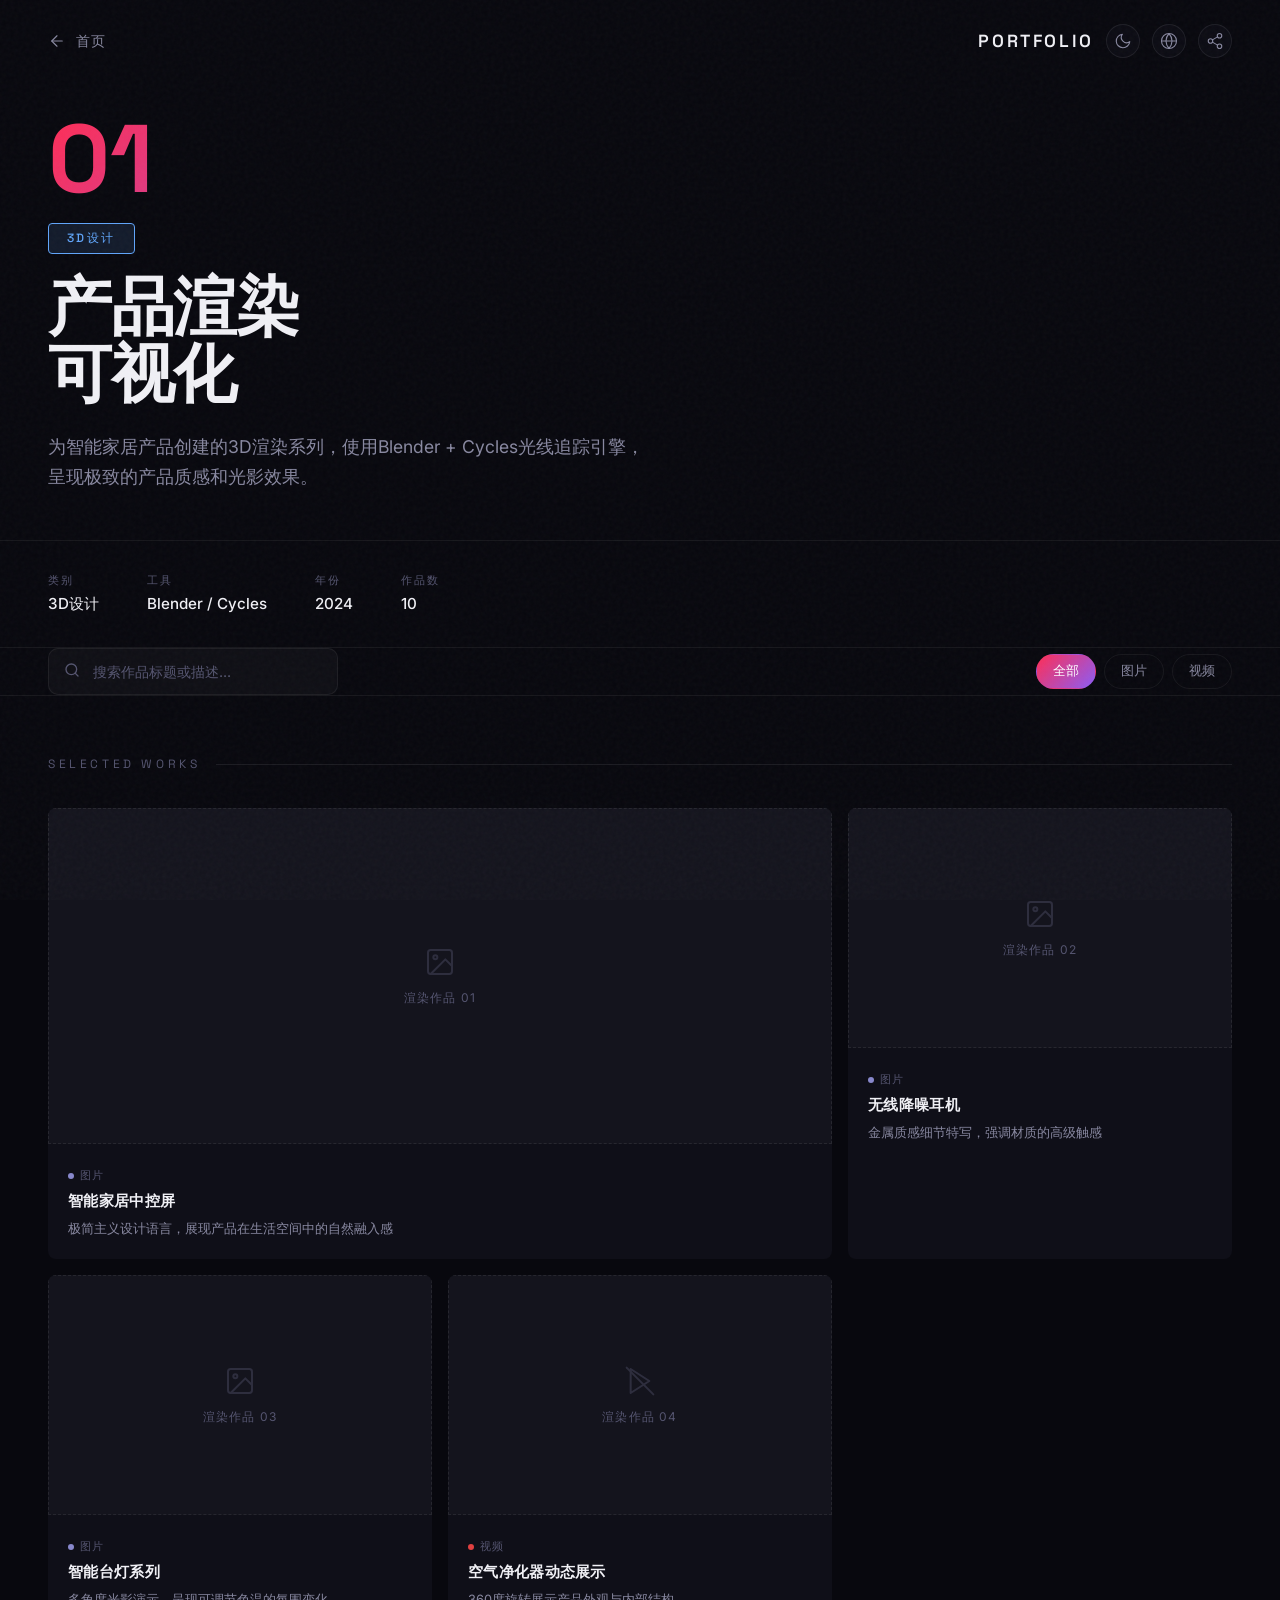
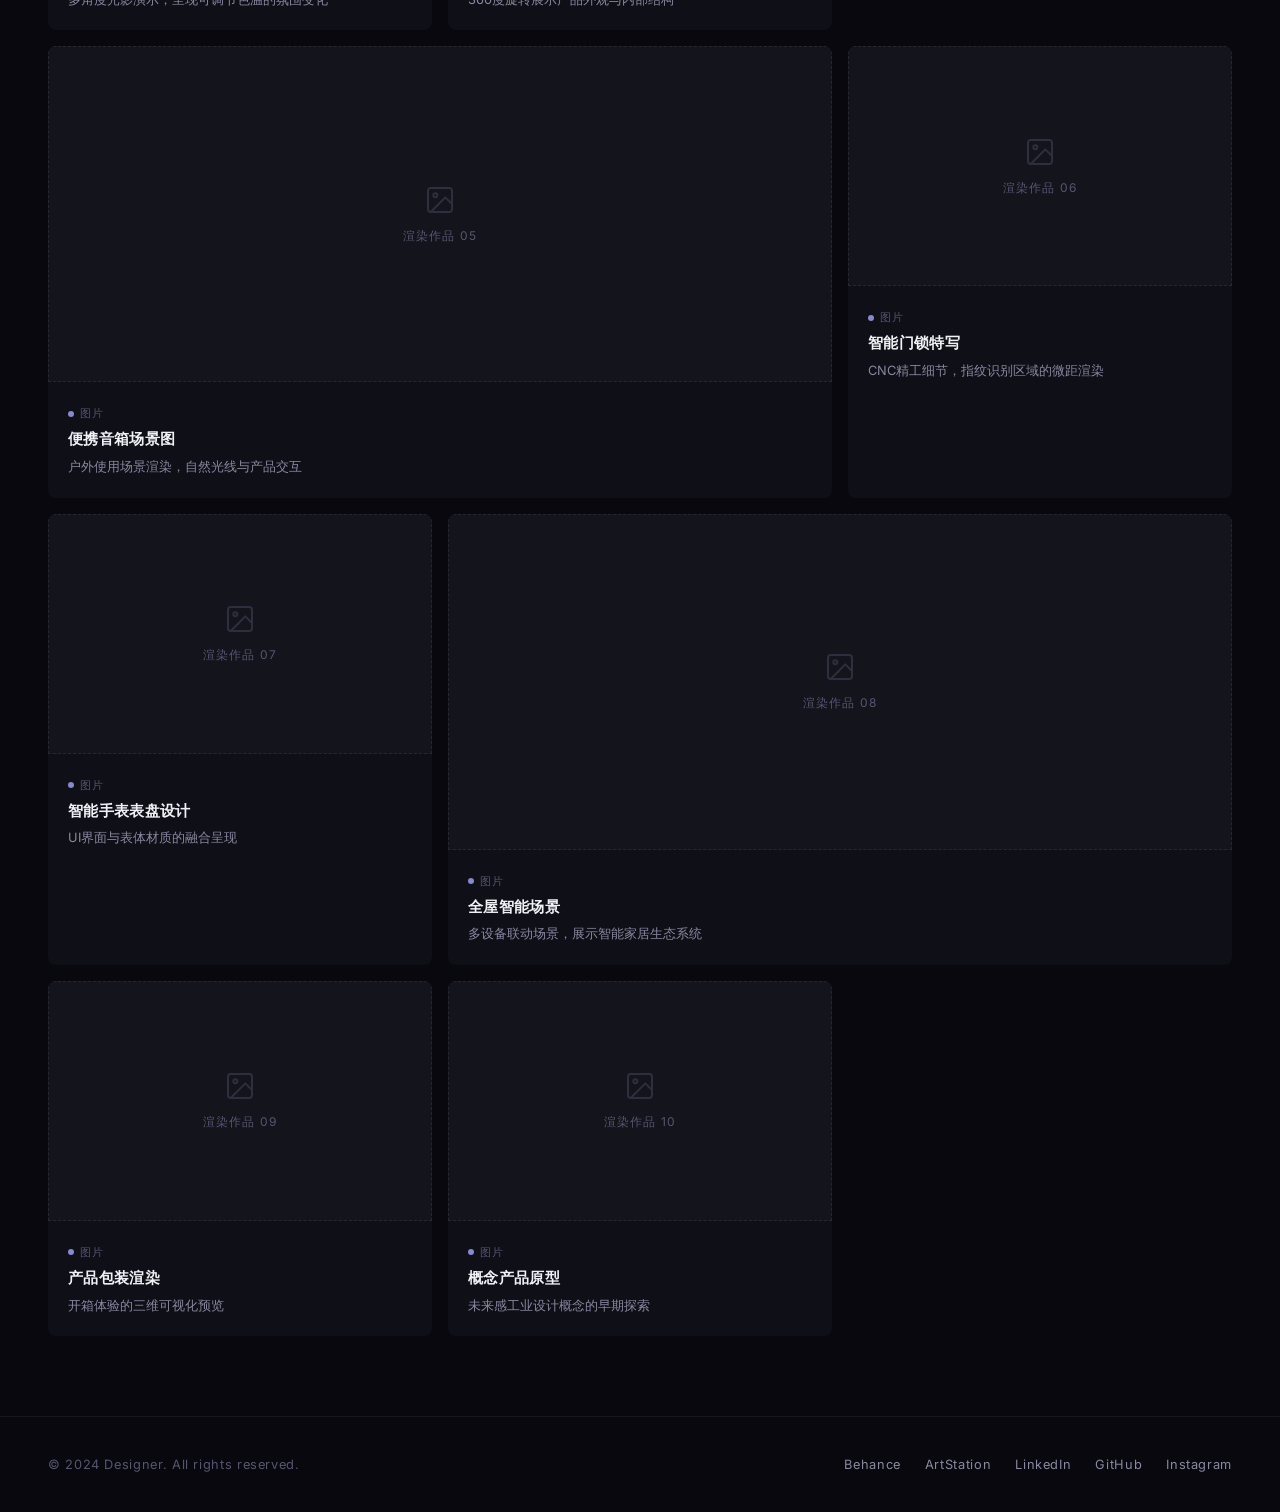
<file: detail.html>
<!DOCTYPE html>
<html lang="zh-CN">
<head>
    <meta charset="UTF-8">
    <meta name="viewport" content="width=device-width, initial-scale=1.0">
    <title>作品详情 - DESIGNER PORTFOLIO</title>
    <link rel="preconnect" href="https://fonts.googleapis.com">
    <link href="https://fonts.googleapis.com/css2?family=Space+Grotesk:wght@300;400;500;600;700&family=Inter:wght@300;400;500;600;700&display=swap" rel="stylesheet">
    <link rel="stylesheet" href="style.css">
    <style>
        /* ===== 详情页专用样式 ===== */

        body {
            overflow: auto;
            cursor: auto;
        }

        /* --- 噪点覆盖 --- */
        .noise-overlay-detail {
            position: fixed; inset: 0; z-index: 9999;
            pointer-events: none;
            opacity: 0.035;
            background: url("data:image/svg+xml,%3Csvg viewBox='0 0 256 256' xmlns='http://www.w3.org/2000/svg'%3E%3Cfilter id='n'%3E%3CfeTurbulence type='fractalNoise' baseFrequency='0.9' numOctaves='4' stitchTiles='stitch'/%3E%3C/filter%3E%3Crect width='100%25' height='100%25' filter='url(%23n)'/%3E%3C/svg%3E");
        }

        /* --- 顶部导航栏 --- */
        .detail-nav {
            position: fixed; top: 0; left: 0; right: 0;
            z-index: 100;
            display: flex; align-items: center; justify-content: space-between;
            padding: 24px 48px;
            transition: background 0.4s, backdrop-filter 0.4s;
        }
        .detail-nav.scrolled {
            background: rgba(8,8,14,.85);
            backdrop-filter: blur(20px);
            -webkit-backdrop-filter: blur(20px);
        }
        .nav-back {
            display: inline-flex; align-items: center; gap: 10px;
            color: var(--text-secondary);
            text-decoration: none;
            font-family: var(--font-body);
            font-size: .9rem;
            letter-spacing: .05em;
            transition: color 0.3s;
        }
        .nav-back:hover { color: var(--text-primary); }
        .nav-back svg { width: 18px; height: 18px; }
        .nav-logo {
            font-family: var(--font-display);
            font-size: 1.1rem;
            font-weight: 600;
            letter-spacing: .15em;
            color: var(--text-primary);
            text-decoration: none;
        }

        /* --- Hero 区域 --- */
        .detail-hero {
            position: relative;
            min-height: 60vh;
            display: flex; align-items: flex-end;
            padding: 80px 48px 48px;
            background: var(--bg-dark);
            overflow: hidden;
        }
        .detail-hero::after {
            content: '';
            position: absolute; inset: 0;
            background: linear-gradient(to top, var(--bg-dark) 0%, transparent 60%);
            pointer-events: none;
        }
        .detail-hero-inner {
            position: relative; z-index: 1;
            max-width: 800px;
        }
        .detail-hero-number {
            font-family: var(--font-display);
            font-size: 6rem;
            font-weight: 700;
            line-height: 1;
            background: linear-gradient(135deg, var(--accent-red), var(--accent-purple));
            -webkit-background-clip: text;
            -webkit-text-fill-color: transparent;
            background-clip: text;
            opacity: 0.2;
            margin-bottom: 16px;
        }
        .detail-hero-category {
            display: inline-block;
            padding: 6px 18px;
            border: 1px solid;
            border-radius: 4px;
            font-family: var(--font-display);
            font-size: .75rem;
            font-weight: 500;
            letter-spacing: .2em;
            text-transform: uppercase;
            margin-bottom: 20px;
        }
        .detail-hero-category.tag-3d { border-color: var(--tag-3d); color: var(--tag-3d); }
        .detail-hero-category.tag-2d { border-color: var(--tag-2d); color: var(--tag-2d); }
        .detail-hero-category.tag-film { border-color: var(--tag-film); color: var(--tag-film); }
        .detail-hero-category.tag-ai { border-color: var(--tag-ai); color: var(--tag-ai); }
        .detail-hero-title {
            font-family: var(--font-display);
            font-size: clamp(2.5rem, 5vw, 4.5rem);
            font-weight: 700;
            line-height: 1.05;
            letter-spacing: -.02em;
            margin-bottom: 24px;
        }
        .detail-hero-desc {
            font-size: 1.1rem;
            line-height: 1.7;
            color: var(--text-secondary);
            max-width: 600px;
        }

        /* --- 作品元数据栏 --- */
        .detail-meta-bar {
            display: flex; gap: 48px;
            padding: 32px 48px;
            border-top: 1px solid rgba(255,255,255,.06);
            border-bottom: 1px solid rgba(255,255,255,.06);
            background: var(--bg-dark);
        }
        .meta-bar-item {
            display: flex; flex-direction: column; gap: 6px;
        }
        .meta-bar-label {
            font-size: .7rem;
            letter-spacing: .2em;
            text-transform: uppercase;
            color: var(--text-dim);
            font-family: var(--font-display);
        }
        .meta-bar-value {
            font-size: .95rem;
            color: var(--text-primary);
            font-weight: 500;
        }

        /* --- 画廊区域 --- */
        .detail-gallery {
            padding: 60px 48px 80px;
            background: var(--bg-dark);
        }
        .gallery-section-title {
            font-family: var(--font-display);
            font-size: .75rem;
            letter-spacing: .3em;
            text-transform: uppercase;
            color: var(--text-dim);
            margin-bottom: 36px;
            display: flex; align-items: center; gap: 16px;
        }
        .gallery-section-title::after {
            content: '';
            flex: 1;
            height: 1px;
            background: rgba(255,255,255,.08);
        }

        /* 瀑布流/网格画廊 */
        .gallery-grid {
            display: grid;
            grid-template-columns: repeat(3, 1fr);
            gap: 16px;
        }
        .gallery-item {
            position: relative;
            border-radius: 8px;
            overflow: hidden;
            background: var(--bg-card);
            cursor: pointer;
            transition: transform 0.4s var(--ease-out-expo), box-shadow 0.4s;
            display: flex;
            flex-direction: column;
        }
        .gallery-item:hover {
            transform: translateY(-4px);
            box-shadow: 0 20px 60px rgba(0,0,0,.4);
        }
        .gallery-item.wide {
            grid-column: span 2;
        }
        .gallery-item.tall {
            grid-row: span 2;
        }
        .gallery-item-media {
            position: relative;
            width: 100%;
            aspect-ratio: 16/10;
            overflow: hidden;
            flex-shrink: 0;
        }
        .gallery-item.wide .gallery-item-media {
            aspect-ratio: 21/9;
        }
        .gallery-item img,
        .gallery-item video {
            width: 100%; height: 100%;
            object-fit: cover;
            display: block;
            transition: transform 0.6s var(--ease-out-expo);
        }
        .gallery-item:hover img,
        .gallery-item:hover video {
            transform: scale(1.05);
        }
        .gallery-item-info {
            padding: 20px;
            display: flex;
            flex-direction: column;
            gap: 8px;
            flex: 1;
        }
        .gallery-item-title {
            font-family: var(--font-display);
            font-size: .95rem;
            font-weight: 600;
            color: var(--text-primary);
            letter-spacing: .02em;
            line-height: 1.3;
        }
        .gallery-item-desc {
            font-size: .8rem;
            line-height: 1.6;
            color: var(--text-secondary);
            display: -webkit-box;
            -webkit-line-clamp: 2;
            -webkit-box-orient: vertical;
            overflow: hidden;
        }
        .gallery-item-tag {
            display: inline-flex;
            align-items: center;
            gap: 6px;
            margin-top: 4px;
        }
        .gallery-item-tag-dot {
            width: 6px; height: 6px;
            border-radius: 50%;
            flex-shrink: 0;
        }
        .gallery-item-tag span {
            font-size: .7rem;
            letter-spacing: .12em;
            text-transform: uppercase;
            color: var(--text-dim);
            font-family: var(--font-display);
        }

        /* 占位符样式 */
        .gallery-placeholder {
            width: 100%; height: 100%;
            display: flex; flex-direction: column;
            align-items: center; justify-content: center; gap: 12px;
            background: rgba(255,255,255,.02);
            border: 1px dashed rgba(255,255,255,.08);
        }
        .gallery-placeholder svg {
            width: 32px; height: 32px;
            color: var(--text-dim);
            opacity: 0.4;
        }
        .gallery-placeholder span {
            font-size: .75rem;
            color: var(--text-dim);
            letter-spacing: .1em;
        }

        /* --- Lightbox 灯箱 --- */
        .lightbox {
            position: fixed; inset: 0;
            z-index: 1000;
            background: rgba(5,5,10,.95);
            backdrop-filter: blur(30px);
            display: flex; align-items: center; justify-content: center;
            opacity: 0;
            pointer-events: none;
            transition: opacity 0.4s;
        }
        .lightbox.active {
            opacity: 1;
            pointer-events: all;
        }
        .lightbox-close {
            position: absolute; top: 24px; right: 32px;
            width: 48px; height: 48px;
            border: 1px solid rgba(255,255,255,.15);
            border-radius: 50%;
            background: transparent;
            color: var(--text-primary);
            font-size: 1.5rem;
            cursor: pointer;
            display: flex; align-items: center; justify-content: center;
            transition: border-color 0.3s, background 0.3s;
        }
        .lightbox-close:hover {
            border-color: rgba(255,255,255,.4);
            background: rgba(255,255,255,.05);
        }
        .lightbox-content {
            max-width: 85vw; max-height: 85vh;
            position: relative;
        }
        .lightbox-content img,
        .lightbox-content video {
            max-width: 100%; max-height: 85vh;
            border-radius: 8px;
            object-fit: contain;
        }
        .lightbox-nav {
            position: absolute; top: 50%;
            transform: translateY(-50%);
            width: 48px; height: 48px;
            border: 1px solid rgba(255,255,255,.15);
            border-radius: 50%;
            background: rgba(8,8,14,.6);
            color: var(--text-primary);
            font-size: 1.2rem;
            cursor: pointer;
            display: flex; align-items: center; justify-content: center;
            transition: border-color 0.3s, background 0.3s;
        }
        .lightbox-nav:hover {
            border-color: rgba(255,255,255,.4);
            background: rgba(8,8,14,.8);
        }
        .lightbox-prev { left: -70px; }
        .lightbox-next { right: -70px; }
        .lightbox-counter {
            position: absolute; bottom: -40px; left: 50%;
            transform: translateX(-50%);
            font-size: .8rem;
            color: var(--text-dim);
            letter-spacing: .15em;
        }

        /* --- 页脚 --- */
        .detail-footer {
            padding: 40px 48px;
            border-top: 1px solid rgba(255,255,255,.06);
            display: flex; align-items: center; justify-content: space-between;
            background: var(--bg-dark);
        }
        .detail-footer p {
            font-size: .8rem;
            color: var(--text-dim);
            letter-spacing: .05em;
        }
        .footer-socials {
            display: flex; gap: 24px;
        }
        .footer-socials a {
            font-size: .8rem;
            color: var(--text-secondary);
            text-decoration: none;
            letter-spacing: .05em;
            transition: color 0.3s;
        }
        .footer-socials a:hover { color: var(--text-primary); }

        /* --- 进入动画 --- */
        .fade-up {
            opacity: 0;
            transform: translateY(30px);
            transition: opacity 0.8s var(--ease-out-expo), transform 0.8s var(--ease-out-expo);
        }
        .fade-up.visible {
            opacity: 1;
            transform: translateY(0);
        }
        .fade-up:nth-child(2) { transition-delay: 0.08s; }
        .fade-up:nth-child(3) { transition-delay: 0.16s; }
        .fade-up:nth-child(4) { transition-delay: 0.24s; }
        .fade-up:nth-child(5) { transition-delay: 0.32s; }
        .fade-up:nth-child(6) { transition-delay: 0.40s; }
        .fade-up:nth-child(7) { transition-delay: 0.48s; }
        .fade-up:nth-child(8) { transition-delay: 0.56s; }
        .fade-up:nth-child(9) { transition-delay: 0.64s; }
        .fade-up:nth-child(10) { transition-delay: 0.72s; }

        /* --- 响应式 --- */
        @media (max-width: 1024px) {
            .gallery-grid { grid-template-columns: repeat(2, 1fr); }
            .gallery-item.wide { grid-column: span 2; }
        }
        @media (max-width: 768px) {
            .detail-nav { padding: 16px 24px; }
            .detail-hero { padding: 80px 24px 32px; min-height: 50vh; }
            .detail-hero-number { font-size: 4rem; }
            .detail-meta-bar { padding: 24px; gap: 24px; flex-wrap: wrap; }
            .detail-gallery { padding: 40px 24px 60px; }
            .gallery-grid { grid-template-columns: 1fr; }
            .gallery-item.wide { grid-column: span 1; }
            .gallery-item.tall { grid-row: span 1; }
            .gallery-item-info { padding: 16px; }
            .detail-footer { padding: 32px 24px; flex-direction: column; gap: 16px; }
            .lightbox-prev { left: 10px; }
            .lightbox-next { right: 10px; }
        }
    </style>
</head>
<body>

    <!-- 噪点 -->
    <div class="noise-overlay-detail"></div>

    <!-- 顶部导航 -->
    <nav class="detail-nav" id="detailNav">
        <a href="index.html" class="nav-back">
            <svg viewBox="0 0 24 24" fill="none" stroke="currentColor" stroke-width="1.5" stroke-linecap="round" stroke-linejoin="round">
                <path d="M19 12H5"/><path d="M12 19l-7-7 7-7"/>
            </svg>
            <span data-i18n="navHome">返回首页</span>
        </a>
        <div style="display:flex;align-items:center;gap:12px;">
            <a href="index.html" class="nav-logo">PORTFOLIO</a>
            <button class="toolbar-btn" id="themeToggle" title="Toggle theme" style="width:34px;height:34px;">
                <svg id="themeIcon" viewBox="0 0 24 24" fill="none" stroke="currentColor" stroke-width="1.5" stroke-linecap="round" stroke-linejoin="round" width="16" height="16">
                    <path d="M21 12.79A9 9 0 1111.21 3a7 7 0 009.79 9.79z"/>
                </svg>
            </button>
            <div class="lang-switch">
                <button class="toolbar-btn" id="langToggle" title="Language" style="width:34px;height:34px;">
                    <svg viewBox="0 0 24 24" fill="none" stroke="currentColor" stroke-width="1.5" stroke-linecap="round" stroke-linejoin="round" width="16" height="16">
                        <circle cx="12" cy="12" r="10"/><path d="M2 12h20"/><path d="M12 2a15.3 15.3 0 014 10 15.3 15.3 0 01-4 10 15.3 15.3 0 01-4-10A15.3 15.3 0 0112 2z"/>
                    </svg>
                </button>
                <div class="lang-dropdown" id="langDropdown">
                    <button class="lang-option active" data-lang="zh"><span class="flag">🇨🇳</span> 中文</button>
                    <button class="lang-option" data-lang="en"><span class="flag">🇺🇸</span> English</button>
                </div>
            </div>
            <button class="toolbar-btn" id="shareBtn" title="Share" style="width:34px;height:34px;">
                <svg viewBox="0 0 24 24" fill="none" stroke="currentColor" stroke-width="1.5" stroke-linecap="round" stroke-linejoin="round" width="16" height="16">
                    <circle cx="18" cy="5" r="3"/><circle cx="6" cy="12" r="3"/><circle cx="18" cy="19" r="3"/>
                    <path d="M8.59 13.51l6.83 3.98M15.41 6.51l-6.82 3.98"/>
                </svg>
            </button>
        </div>
    </nav>

    <!-- 分享弹窗 -->
    <div class="share-modal" id="shareModal">
        <div class="share-modal-box" style="position:relative;">
            <button class="share-close-btn" id="shareClose">&times;</button>
            <div class="share-modal-title" data-i18n="shareTitle">分享作品集</div>
            <div class="share-url-row">
                <input type="text" class="share-url-input" id="shareUrlInput" readonly>
                <button class="share-copy-btn" id="shareCopyBtn" data-i18n="copyLink">复制链接</button>
            </div>
            <div class="share-platforms">
                <button class="share-platform-btn" onclick="window.openShare('wechat')"><span class="share-icon">💬</span><span>微信</span></button>
                <button class="share-platform-btn" onclick="window.openShare('weibo')"><span class="share-icon">📢</span><span>微博</span></button>
                <button class="share-platform-btn" onclick="window.openShare('twitter')"><span class="share-icon">𝕏</span><span>Twitter</span></button>
                <button class="share-platform-btn" onclick="window.openShare('telegram')"><span class="share-icon">✈️</span><span>Telegram</span></button>
            </div>
        </div>
    </div>

    <!-- Hero 区域 -->
    <div class="detail-hero" id="detailHero">
        <div class="detail-hero-inner">
            <div class="detail-hero-number fade-up" id="heroNumber">01</div>
            <div class="detail-hero-category tag-3d fade-up" id="heroCategory">3D设计</div>
            <h1 class="detail-hero-title fade-up" id="heroTitle">产品渲染<br>可视化</h1>
            <p class="detail-hero-desc fade-up" id="heroDesc">为智能家居产品创建的3D渲染系列，使用Blender + Cycles光线追踪引擎，呈现极致的产品质感和光影效果。</p>
        </div>
    </div>

    <!-- 元数据栏 -->
    <div class="detail-meta-bar fade-up" id="metaBar">
        <div class="meta-bar-item">
            <span class="meta-bar-label">类别</span>
            <span class="meta-bar-value" id="metaCategory">3D设计</span>
        </div>
        <div class="meta-bar-item">
            <span class="meta-bar-label">工具</span>
            <span class="meta-bar-value" id="metaTools">Blender / Cycles</span>
        </div>
        <div class="meta-bar-item">
            <span class="meta-bar-label">年份</span>
            <span class="meta-bar-value" id="metaYear">2024</span>
        </div>
        <div class="meta-bar-item">
            <span class="meta-bar-label">作品数</span>
            <span class="meta-bar-value" id="metaCount">10</span>
        </div>
    </div>

    <!-- 搜索和筛选栏 -->
    <div class="detail-search-bar fade-up">
        <div class="detail-search-wrapper">
            <span class="detail-search-icon">
                <svg viewBox="0 0 24 24" fill="none" stroke="currentColor" stroke-width="2" stroke-linecap="round" stroke-linejoin="round">
                    <circle cx="11" cy="11" r="8"/><path d="M21 21l-4.35-4.35"/>
                </svg>
            </span>
            <input type="text" class="detail-search-input" id="detailSearch" data-i18n-placeholder="detailSearchPlaceholder" placeholder="搜索作品标题或描述...">
        </div>
        <div class="detail-filter-tags">
            <button class="filter-tag active" data-filter="all" data-i18n="filterAll">全部</button>
            <button class="filter-tag" data-filter="image" data-i18n="filterImage">图片</button>
            <button class="filter-tag" data-filter="video" data-i18n="filterVideo">视频</button>
        </div>
    </div>

    <!-- 画廊 -->
    <div class="detail-gallery">
        <div class="gallery-section-title fade-up">SELECTED WORKS</div>
        <div class="gallery-grid" id="galleryGrid">
            <!-- JS 动态生成 -->
        </div>
    </div>

    <!-- 页脚 -->
    <div class="detail-footer">
        <p>&copy; 2024 Designer. All rights reserved.</p>
        <div class="footer-socials">
            <a href="https://www.behance.net/" target="_blank" rel="noopener">Behance</a>
            <a href="https://www.artstation.com/" target="_blank" rel="noopener">ArtStation</a>
            <a href="https://www.linkedin.com/" target="_blank" rel="noopener">LinkedIn</a>
            <a href="https://github.com/HAHA-lh" target="_blank" rel="noopener">GitHub</a>
            <a href="https://www.instagram.com/" target="_blank" rel="noopener">Instagram</a>
        </div>
    </div>

    <!-- 灯箱 -->
    <div class="lightbox" id="lightbox">
        <button class="lightbox-close" id="lightboxClose">&times;</button>
        <button class="lightbox-nav lightbox-prev" id="lightboxPrev">&#8249;</button>
        <button class="lightbox-nav lightbox-next" id="lightboxNext">&#8250;</button>
        <div class="lightbox-content" id="lightboxContent"></div>
        <div class="lightbox-counter" id="lightboxCounter"></div>
    </div>

    <script src="https://cdnjs.cloudflare.com/ajax/libs/gsap/3.12.2/gsap.min.js"></script>
    <script>
    (() => {
        'use strict';

        /* ========== 作品数据 ========== */
        const categories = {
            1: {
                number: '01',
                title: '产品渲染<br>可视化',
                category: '3D设计',
                tagClass: 'tag-3d',
                desc: '为智能家居产品创建的3D渲染系列，使用Blender + Cycles光线追踪引擎，呈现极致的产品质感和光影效果。',
                tools: 'Blender / Cycles',
                year: '2024',
                count: 10,
                items: [
                    { type: 'image', label: '渲染作品 01', title: '智能家居中控屏', desc: '极简主义设计语言，展现产品在生活空间中的自然融入感', layout: 'wide' },
                    { type: 'image', label: '渲染作品 02', title: '无线降噪耳机', desc: '金属质感细节特写，强调材质的高级触感' },
                    { type: 'image', label: '渲染作品 03', title: '智能台灯系列', desc: '多角度光影演示，呈现可调节色温的氛围变化' },
                    { type: 'video', label: '渲染作品 04', title: '空气净化器动态展示', desc: '360度旋转展示产品外观与内部结构' },
                    { type: 'image', label: '渲染作品 05', title: '便携音箱场景图', desc: '户外使用场景渲染，自然光线与产品交互' , layout: 'wide' },
                    { type: 'image', label: '渲染作品 06', title: '智能门锁特写', desc: 'CNC精工细节，指纹识别区域的微距渲染' },
                    { type: 'image', label: '渲染作品 07', title: '智能手表表盘设计', desc: 'UI界面与表体材质的融合呈现' },
                    { type: 'image', label: '渲染作品 08', title: '全屋智能场景', desc: '多设备联动场景，展示智能家居生态系统', layout: 'wide' },
                    { type: 'image', label: '渲染作品 09', title: '产品包装渲染', desc: '开箱体验的三维可视化预览' },
                    { type: 'image', label: '渲染作品 10', title: '概念产品原型', desc: '未来感工业设计概念的早期探索' },
                ]
            },
            2: {
                number: '02',
                title: '品牌<br>宣传片',
                category: '影视',
                tagClass: 'tag-film',
                desc: '从前期脚本策划到后期剪辑调色，全流程制作品牌形象宣传片，融合动态图形和实景拍摄。',
                tools: 'Premiere / AE',
                year: '2024',
                count: 10,
                items: [
                    { type: 'video', label: '宣传片 01', title: '科技品牌年度形象片', desc: '3分钟品牌故事叙述，展现企业愿景与核心价值观', layout: 'wide' },
                    { type: 'image', label: '宣传片 02', title: '产品发布会开场', desc: '大型LED舞台配合动态图形，营造沉浸式发布体验' },
                    { type: 'image', label: '宣传片 03', title: '社交媒体短视频系列', desc: '竖屏适配的15秒品牌快闪内容' },
                    { type: 'video', label: '宣传片 04', title: '企业宣传片', desc: '从办公室到生产线的全流程企业实力展示', layout: 'wide' },
                    { type: 'image', label: '宣传片 05', title: '活动回顾视频', desc: '年度品牌活动的精彩瞬间集锦' },
                    { type: 'image', label: '宣传片 06', title: '产品功能演示', desc: '简洁直观的产品使用场景演示' },
                    { type: 'image', label: '宣传片 07', title: '品牌联名合作片', desc: '跨界品牌联动的创意视觉表达', layout: 'wide' },
                    { type: 'image', label: '宣传片 08', title: '客户见证故事', desc: '真实用户使用体验的情感化叙事' },
                    { type: 'image', label: '宣传片 09', title: '节日营销视频', desc: '节日主题的创意品牌祝福短片' },
                    { type: 'image', label: '宣传片 10', title: '品牌纪录片', desc: '深入品牌背后的创作理念与团队故事' },
                ]
            },
            3: {
                number: '03',
                title: '品牌视觉<br>识别系统',
                category: '2D设计',
                tagClass: 'tag-2d',
                desc: '为科技品牌打造的完整视觉识别体系，包含Logo设计、色彩规范、字体系统和全套应用延展。',
                tools: 'Illustrator / PS',
                year: '2024',
                count: 10,
                items: [
                    { type: 'image', label: '视觉识别 01', title: '科技品牌Logo系统', desc: '主Logo + 图标 + 字标的全套标志设计方案', layout: 'wide' },
                    { type: 'image', label: '视觉识别 02', title: '色彩规范体系', desc: '主色、辅色、功能色的系统化定义与应用' },
                    { type: 'image', label: '视觉识别 03', title: '字体规范', desc: '品牌专用字体选型与中英文排版规范' },
                    { type: 'image', label: '视觉识别 04', title: '名片系统', desc: '管理层与普通员工的多层级名片设计' },
                    { type: 'image', label: '视觉识别 05', title: '品牌物料延展', desc: '信纸、信封、文件夹等办公用品系统', layout: 'wide' },
                    { type: 'image', label: '视觉识别 06', title: '导视系统设计', desc: '办公空间与环境导视标识的统一规划' },
                    { type: 'image', label: '视觉识别 07', title: '品牌插画风格', desc: '独特的品牌插画语言与视觉元素库' },
                    { type: 'image', label: '视觉识别 08', title: '社交媒体模板', desc: '各平台统一的社交媒体视觉模板体系', layout: 'wide' },
                    { type: 'image', label: '视觉识别 09', title: '品牌手册', desc: '完整的品牌视觉识别规范手册设计' },
                    { type: 'image', label: '视觉识别 10', title: '品牌周边产品', desc: 'T恤、帆布袋等品牌周边的视觉设计' },
                ]
            },
            4: {
                number: '04',
                title: 'AI概念<br>艺术创作',
                category: 'AI设计',
                tagClass: 'tag-ai',
                desc: '利用Midjourney + Stable Diffusion创作概念艺术，结合Photoshop后期精修，实现商业级视觉内容。',
                tools: 'AI + Photoshop',
                year: '2024',
                count: 10,
                items: [
                    { type: 'image', label: 'AI作品 01', title: '赛博朋克城市', desc: '未来都市的霓虹光影与建筑氛围概念设计', layout: 'wide' },
                    { type: 'image', label: 'AI作品 02', title: '自然生态幻想', desc: '超现实主义的自然景观与生物融合' },
                    { type: 'image', label: 'AI作品 03', title: '抽象情绪表达', desc: '以色彩和形态传达复杂情感状态的视觉探索' },
                    { type: 'image', label: 'AI作品 04', title: '太空殖民地概念', desc: '人类未来太空居住环境的概念可视化', layout: 'wide' },
                    { type: 'image', label: 'AI作品 05', title: '复古未来主义', desc: '融合60年代美学与未来科技的怀旧幻想' },
                    { type: 'image', label: 'AI作品 06', title: '微观世界', desc: '细胞级别的微观世界艺术化呈现' },
                    { type: 'image', label: 'AI作品 07', title: '东方幻想', desc: '东方美学与AI创作的碰撞与融合', layout: 'wide' },
                    { type: 'image', label: 'AI作品 08', title: '角色概念设计', desc: '游戏/影视角色的前期概念设定' },
                    { type: 'image', label: 'AI作品 09', title: '建筑幻想', desc: '超越物理限制的概念建筑空间设计' },
                    { type: 'image', label: 'AI作品 10', title: '动态海报系列', desc: 'AI生成与平面设计结合的实验性海报' },
                ]
            },
            5: {
                number: '05',
                title: '建筑<br>可视化',
                category: '3D设计',
                tagClass: 'tag-3d',
                desc: '现代商业建筑外观渲染，使用V-Ray引擎进行物理级光照模拟，从白天到夜晚的多时段展示。',
                tools: '3ds Max / V-Ray',
                year: '2023',
                count: 10,
                items: [
                    { type: 'image', label: '建筑渲染 01', title: '商业综合体日景', desc: '现代商业建筑的外观日间渲染，强调玻璃幕墙的反射质感', layout: 'wide' },
                    { type: 'image', label: '建筑渲染 02', title: '住宅小区鸟瞰', desc: '大型住宅项目的鸟瞰视角规划展示' },
                    { type: 'image', label: '建筑渲染 03', title: '办公大楼夜景', desc: '城市CBD核心区域的建筑夜景灯光表现', layout: 'wide' },
                    { type: 'image', label: '建筑渲染 04', title: '室内公共空间', desc: '酒店大堂与商业中庭的室内渲染呈现' },
                    { type: 'image', label: '建筑渲染 05', title: '文化中心设计', desc: '地标性文化建筑的参数化设计可视化' },
                    { type: 'image', label: '建筑渲染 06', title: '校园规划全景', desc: '教育园区总体规划的多角度展示', layout: 'wide' },
                    { type: 'image', label: '建筑渲染 07', title: '景观设计细节', desc: '建筑周边景观环境的精致呈现' },
                    { type: 'image', label: '建筑渲染 08', title: '建筑剖面图', desc: '建筑内部结构与空间关系的清晰展示' },
                    { type: 'image', label: '建筑渲染 09', title: '商业街步行道', desc: '商业步行街的人视角场景化渲染', layout: 'wide' },
                    { type: 'image', label: '建筑渲染 10', title: '黄昏氛围渲染', desc: '黄金时刻光线下的建筑氛围营造' },
                ]
            }
        };

        /* ========== URL 参数路由 ========== */
        const params = new URLSearchParams(window.location.search);
        const id = parseInt(params.get('id')) || 1;
        const cat = categories[id] || categories[1];

        /* ========== 填充页面 ========== */
        document.title = `${cat.title.replace(/<br>/g, ' ')} - DESIGNER PORTFOLIO`;
        document.getElementById('heroNumber').textContent = cat.number;
        document.getElementById('heroCategory').textContent = cat.category;
        document.getElementById('heroCategory').className = `detail-hero-category ${cat.tagClass} fade-up`;
        document.getElementById('heroTitle').innerHTML = cat.title;
        document.getElementById('heroDesc').textContent = cat.desc;
        document.getElementById('metaCategory').textContent = cat.category;
        document.getElementById('metaTools').textContent = cat.tools;
        document.getElementById('metaYear').textContent = cat.year;
        document.getElementById('metaCount').textContent = cat.count;

        /* ========== 生成画廊网格 ========== */
        const grid = document.getElementById('galleryGrid');

        cat.items.forEach((item, i) => {
            const div = document.createElement('div');
            div.className = `gallery-item fade-up ${item.layout || ''}`;
            div.dataset.type = item.type;

            const tagColor = item.type === 'video' ? '#e04040' : '#8888cc';

            div.innerHTML = `
                <div class="gallery-item-media">
                    <div class="gallery-placeholder">
                        <svg viewBox="0 0 24 24" fill="none" stroke="currentColor" stroke-width="1.5" stroke-linecap="round" stroke-linejoin="round">
                            ${item.type === 'video'
                                ? '<polygon points="5,3 19,12 5,21"/><line x1="2" y1="2" x2="22" y2="22"/>'
                                : '<rect x="3" y="3" width="18" height="18" rx="2"/><circle cx="8.5" cy="8.5" r="1.5"/><path d="M21 15l-5-5L5 21"/>'}
                        </svg>
                        <span>${item.label}</span>
                    </div>
                </div>
                <div class="gallery-item-info">
                    <div class="gallery-item-tag">
                        <div class="gallery-item-tag-dot" style="background:${tagColor}"></div>
                        <span>${item.type === 'video' ? '视频' : '图片'}</span>
                    </div>
                    <div class="gallery-item-title">${item.title || item.label}</div>
                    <div class="gallery-item-desc">${item.desc || ''}</div>
                </div>
            `;
            div.addEventListener('click', () => openLightbox(i));
            grid.appendChild(div);
        });

        /* ========== 滚动进入动画 ========== */
        const observer = new IntersectionObserver((entries) => {
            entries.forEach(e => {
                if (e.isIntersecting) {
                    e.target.classList.add('visible');
                    observer.unobserve(e.target);
                }
            });
        }, { threshold: 0.1 });

        document.querySelectorAll('.fade-up').forEach(el => observer.observe(el));

        /* ========== 导航栏滚动效果 ========== */
        const nav = document.getElementById('detailNav');
        window.addEventListener('scroll', () => {
            nav.classList.toggle('scrolled', window.scrollY > 60);
        }, { passive: true });

        /* ========== Lightbox 灯箱 ========== */
        const lightbox = document.getElementById('lightbox');
        const lbContent = document.getElementById('lightboxContent');
        const lbCounter = document.getElementById('lightboxCounter');
        let currentIndex = 0;

        function openLightbox(i) {
            currentIndex = i;
            updateLightbox();
            lightbox.classList.add('active');
            document.body.style.overflow = 'hidden';
        }

        function closeLightbox() {
            lightbox.classList.remove('active');
            document.body.style.overflow = '';
        }

        function updateLightbox() {
            const item = cat.items[currentIndex];
            lbContent.innerHTML = `
                <div class="gallery-placeholder" style="width:70vw;height:60vh;max-width:900px;max-height:70vh;border-radius:12px;">
                    <svg viewBox="0 0 24 24" fill="none" stroke="currentColor" stroke-width="1.5" width="48" height="48" stroke-linecap="round" stroke-linejoin="round">
                        ${item.type === 'video'
                            ? '<polygon points="5,3 19,12 5,21"/><line x1="2" y1="2" x2="22" y2="22"/>'
                            : '<rect x="3" y="3" width="18" height="18" rx="2"/><circle cx="8.5" cy="8.5" r="1.5"/><path d="M21 15l-5-5L5 21"/>'}
                    </svg>
                    <span>${item.label}</span>
                </div>
                <div style="text-align:center;margin-top:20px;">
                    <div style="font-family:var(--font-display);font-size:1.2rem;font-weight:600;color:var(--text-primary);margin-bottom:6px;">${item.title || item.label}</div>
                    <div style="font-size:.85rem;color:var(--text-secondary);max-width:600px;margin:0 auto;">${item.desc || ''}</div>
                </div>
            `;
            lbCounter.textContent = `${currentIndex + 1} / ${cat.items.length}`;
        }

        document.getElementById('lightboxClose').addEventListener('click', closeLightbox);
        lightbox.addEventListener('click', (e) => {
            if (e.target === lightbox) closeLightbox();
        });
        document.getElementById('lightboxPrev').addEventListener('click', (e) => {
            e.stopPropagation();
            currentIndex = (currentIndex - 1 + cat.items.length) % cat.items.length;
            updateLightbox();
        });
        document.getElementById('lightboxNext').addEventListener('click', (e) => {
            e.stopPropagation();
            currentIndex = (currentIndex + 1) % cat.items.length;
            updateLightbox();
        });

        // 键盘控制灯箱
        document.addEventListener('keydown', (e) => {
            if (!lightbox.classList.contains('active')) return;
            if (e.key === 'Escape') closeLightbox();
            if (e.key === 'ArrowLeft') {
                currentIndex = (currentIndex - 1 + cat.items.length) % cat.items.length;
                updateLightbox();
            }
            if (e.key === 'ArrowRight') {
                currentIndex = (currentIndex + 1) % cat.items.length;
                updateLightbox();
            }
        });

        /* ========== GSAP Hero 动画 ========== */
        gsap.from('.detail-hero-inner .fade-up', {
            y: 40, opacity: 0,
            duration: 1, stagger: 0.12,
            ease: 'power3.out', delay: 0.3
        });
        gsap.from('#metaBar', {
            y: 20, opacity: 0,
            duration: 0.8,
            ease: 'power3.out', delay: 0.8
        });
    })();
    </script>
    <script src="features.js"></script>
</body>
</html>
</file>
<file: style.css>
/* ===================================================
   DESIGNER PORTFOLIO — Red-to-Purple-Blue Gradient Theme
   =================================================== */

/* --- Reset & Base --- */
*, *::before, *::after { margin: 0; padding: 0; box-sizing: border-box; }

:root {
    --bg-dark:       #08080e;
    --bg-card:       #0f0f18;
    --bg-card-hover: #1a1a2a;
    --text-primary:  #f0f0f5;
    --text-secondary:#8888a0;
    --text-dim:      #555570;
    --accent-red:    #ff2d55;
    --accent-purple: #8b5cf6;
    --accent-blue:   #3b82f6;
    --accent:        #ff2d55;
    --accent-glow:   rgba(255,45,85,.12);
    --accent-glow-p: rgba(139,92,246,.12);
    --accent-glow-b: rgba(59,130,246,.12);
    --tag-3d:        #60a5fa;
    --tag-2d:        #ff6b6b;
    --tag-film:      #a78bfa;
    --tag-ai:        #34d399;
    --font-display:  'Space Grotesk', sans-serif;
    --font-body:     'Inter', sans-serif;
    --ease-out-expo: cubic-bezier(.16,1,.3,1);
    --border-color:  rgba(255,255,255,.06);
    --border-hover:  rgba(139,92,246,.2);
    --shadow-card:   0 8px 32px rgba(0,0,0,.3);
}

/* ===== 浅色模式变量 ===== */
[data-theme="light"] {
    --bg-dark:       #f5f5f8;
    --bg-card:       #ffffff;
    --bg-card-hover: #f0f0f5;
    --text-primary:  #1a1a2e;
    --text-secondary:#5a5a72;
    --text-dim:      #8888a0;
    --accent-glow:   rgba(255,45,85,.08);
    --accent-glow-p: rgba(139,92,246,.08);
    --accent-glow-b: rgba(59,130,246,.08);
    --border-color:  rgba(0,0,0,.08);
    --border-hover:  rgba(139,92,246,.3);
    --shadow-card:   0 8px 32px rgba(0,0,0,.08);
}
[data-theme="light"] body { background: var(--bg-dark); }
[data-theme="light"] .side-nav-menu { background: rgba(245,245,248,.96); }
[data-theme="light"] .panel-bg { background: var(--bg-dark); }
[data-theme="light"] .panel-bg.dark { background: #eaeaf0; }
[data-theme="light"] .media-placeholder { background: linear-gradient(135deg, #e8e8f0, #f0f0f8); }
[data-theme="light"] .cube-face { border-color: rgba(139,92,246,.2); background: rgba(139,92,246,.03); }
[data-theme="light"] .cursor-ring { border-color: rgba(0,0,0,.2); }
[data-theme="light"] .noise-overlay { opacity: .02; }
[data-theme="light"] .contact-card { background: rgba(255,255,255,.9); }
[data-theme="light"] .loader { background: var(--bg-dark); }
[data-theme="light"] .hero-title {
    background: linear-gradient(135deg, var(--text-primary) 0%, var(--text-primary) 30%, #7c3aed 70%, #2563eb 100%);
    -webkit-background-clip: text; background-clip: text;
}
[data-theme="light"] .work-number {
    color: rgba(139,92,246,.1);
    -webkit-text-stroke: 1px rgba(139,92,246,.2);
}

/* 渐变工具类 */
.gradient-text {
    background: linear-gradient(135deg, var(--accent-red), var(--accent-purple), var(--accent-blue));
    -webkit-background-clip: text;
    -webkit-text-fill-color: transparent;
    background-clip: text;
}
.gradient-bg {
    background: linear-gradient(135deg, var(--accent-red), var(--accent-purple), var(--accent-blue));
}

html { scroll-behavior: auto; }

body {
    font-family: var(--font-body);
    background: var(--bg-dark);
    color: var(--text-primary);
    overflow: hidden;
    cursor: none;
    -webkit-font-smoothing: antialiased;
}

a { color: inherit; text-decoration: none; }
img { display: block; max-width: 100%; }
button { font-family: inherit; cursor: none; }

/* --- 噪点纹理 --- */
.noise-overlay {
    position: fixed; inset: 0; z-index: 9998;
    pointer-events: none;
    opacity: .035;
    background-image: url("data:image/svg+xml,%3Csvg viewBox='0 0 256 256' xmlns='http://www.w3.org/2000/svg'%3E%3Cfilter id='n'%3E%3CfeTurbulence type='fractalNoise' baseFrequency='.85' numOctaves='4' stitchTiles='stitch'/%3E%3C/filter%3E%3Crect width='100%25' height='100%25' filter='url(%23n)'/%3E%3C/svg%3E");
    background-repeat: repeat;
    background-size: 200px;
}

/* ==============================
   自定义光标
   ============================== */
.cursor-dot {
    position: fixed; top: 0; left: 0;
    width: 8px; height: 8px;
    background: var(--accent);
    border-radius: 50%;
    pointer-events: none;
    z-index: 10001;
    transform: translate(-50%, -50%);
    transition: transform .1s, opacity .3s, background .3s;
    box-shadow: 0 0 12px var(--accent-glow), 0 0 4px var(--accent);
}
.cursor-dot.hover { transform: translate(-50%,-50%) scale(3); opacity: .5; }

.cursor-ring {
    position: fixed; top: 0; left: 0;
    width: 40px; height: 40px;
    border: 1.5px solid rgba(255,255,255,.3);
    border-radius: 50%;
    pointer-events: none;
    z-index: 10000;
    transform: translate(-50%, -50%);
    transition: width .4s var(--ease-out-expo), height .4s var(--ease-out-expo), border-color .3s;
}
.cursor-ring.hover {
    width: 70px; height: 70px;
    border-color: var(--accent-purple);
    border-width: 2px;
}

/* ==============================
   加载动画
   ============================== */
.loader {
    position: fixed; inset: 0;
    background: var(--bg-dark);
    display: flex; align-items: center; justify-content: center;
    z-index: 10002;
}
.loader.done { pointer-events: none; }

.loader-inner { text-align: center; }

.loader-text {
    font-family: var(--font-display);
    font-size: 2rem; font-weight: 700;
    letter-spacing: 1.2em;
    text-indent: 1.2em;
    margin-bottom: 30px;
}
.loader-text span {
    display: inline-block;
    opacity: 0;
    transform: translateY(20px);
}

.loader-bar {
    width: 200px; height: 2px;
    background: #1a1a2a;
    border-radius: 2px;
    overflow: hidden;
    margin: 0 auto 15px;
}
.loader-progress {
    height: 100%; width: 0;
    background: linear-gradient(90deg, var(--accent-red), var(--accent-purple), var(--accent-blue));
    border-radius: 2px;
}

.loader-counter {
    font-family: var(--font-display);
    font-size: .85rem; color: var(--text-secondary);
}

/* ==============================
   侧边导航
   ============================== */
.side-nav {
    position: fixed; top: 0; left: 0; bottom: 0;
    z-index: 9990;
    width: 70px;
    display: flex; flex-direction: column;
    padding: 30px 20px;
}

.side-nav-toggle {
    width: 36px; height: 24px;
    display: flex; flex-direction: column;
    justify-content: space-between;
    cursor: none;
    position: relative; z-index: 10;
}
.side-nav-toggle span {
    display: block; height: 2px;
    background: var(--text-primary);
    border-radius: 2px;
    transition: all .4s var(--ease-out-expo);
    transform-origin: center;
}
.side-nav-toggle.active span:first-child {
    transform: translateY(11px) rotate(45deg);
}
.side-nav-toggle.active span:last-child {
    transform: translateY(-11px) rotate(-45deg);
}

.side-nav-menu {
    position: fixed; top: 0; left: 0; bottom: 0;
    width: 380px;
    background: rgba(8,8,14,.96);
    backdrop-filter: blur(20px);
    display: flex; flex-direction: column;
    justify-content: center;
    padding: 80px 50px;
    transform: translateX(-100%);
    transition: transform .6s var(--ease-out-expo);
    border-right: 1px solid rgba(139,92,246,.1);
}
.side-nav-menu.open { transform: translateX(0); }

.side-nav-menu nav { margin-bottom: 60px; }

.nav-item {
    display: block;
    font-family: var(--font-display);
    font-size: 2.2rem; font-weight: 600;
    color: var(--text-dim);
    padding: 12px 0;
    position: relative;
    transition: color .3s, transform .3s;
    transform: translateX(-20px);
    opacity: 0;
}
.nav-item.show { transform: translateX(0); opacity: 1; }
.nav-item:hover { 
    color: var(--text-primary);
    transform: translateX(10px); 
}
.nav-item:hover span {
    background: linear-gradient(135deg, var(--accent-red), var(--accent-purple), var(--accent-blue));
    -webkit-background-clip: text;
    -webkit-text-fill-color: transparent;
    background-clip: text;
}
.nav-item::before {
    content: ''; position: absolute;
    left: -20px; top: 50%;
    width: 0; height: 2px;
    background: linear-gradient(90deg, var(--accent-red), var(--accent-purple));
    transition: width .3s;
    transform: translateY(-50%);
}
.nav-item:hover::before { width: 12px; }

.side-nav-footer {
    margin-top: auto;
}
.social-links a {
    display: block;
    font-size: .9rem; color: var(--text-dim);
    padding: 6px 0;
    transition: color .3s;
}
.social-links a:hover { color: var(--accent-purple); }
.copyright { font-size: .75rem; color: var(--text-dim); margin-top: 20px; }

/* ==============================
   页面指示器 & 滚动提示
   ============================== */
.page-indicator {
    position: fixed; bottom: 40px; right: 40px;
    font-family: var(--font-display);
    font-size: .85rem; color: var(--text-dim);
    z-index: 9990;
    display: flex; align-items: center; gap: 6px;
}
.indicator-current {
    font-weight: 600;
    font-size: 1.1rem;
    background: linear-gradient(135deg, var(--accent-red), var(--accent-purple));
    -webkit-background-clip: text;
    -webkit-text-fill-color: transparent;
    background-clip: text;
}

.scroll-hint {
    position: fixed; bottom: 40px; left: 50%;
    transform: translateX(-50%);
    display: flex; flex-direction: column;
    align-items: center; gap: 8px;
    z-index: 9990;
    font-size: .7rem; letter-spacing: .3em;
    color: var(--text-dim);
}
.scroll-line {
    width: 1px; height: 40px;
    background: linear-gradient(to bottom, var(--accent-purple), transparent);
    animation: scrollPulse 2s ease-in-out infinite;
}
@keyframes scrollPulse {
    0%, 100% { opacity: .3; transform: scaleY(.6); }
    50%      { opacity: 1;   transform: scaleY(1); }
}
.scroll-hint.hidden { opacity: 0; pointer-events: none; }

/* ==============================
   面板 — 全屏区块
   ============================== */
.panel {
    position: relative;
    width: 100%; height: 100vh;
    overflow: hidden;
    will-change: transform;
}
.panel-bg {
    position: absolute; inset: 0;
    background: var(--bg-dark);
}
.panel-bg.dark { background: #05050a; }

/* --- Hero --- */
.panel-hero {
    display: flex; align-items: flex-end; justify-content: flex-start;
}

.hero-video {
    position: absolute; inset: 0;
    width: 100%; height: 100%;
    object-fit: cover;
    z-index: 0;
    opacity: 0.6;
    filter: brightness(0.5) saturate(0.8);
}

#heroCanvas {
    position: absolute; inset: 0;
    width: 100%; height: 100%;
    z-index: 1;
}

.panel-overlay {
    position: absolute; inset: 0; z-index: 2;
    background: 
        radial-gradient(ellipse at 65% 45%, rgba(139,60,20,.06) 0%, transparent 50%),
        linear-gradient(to right, rgba(12,5,8,.85) 15%, rgba(15,8,18,.3) 45%, rgba(8,8,14,.05) 100%),
        linear-gradient(to top, rgba(12,5,8,.88) 8%, transparent 40%);
    pointer-events: none;
}

.hero-content {
    position: relative; z-index: 3;
    text-align: left;
    max-width: 600px;
    padding: 0 80px 80px;
}

.hero-label {
    display: inline-flex; align-items: center; gap: 12px;
    font-size: .8rem; letter-spacing: .4em;
    color: var(--text-secondary);
    margin-bottom: 30px;
    opacity: 0;
}
.hero-label .line {
    display: block; width: 30px; height: 1px;
    background: linear-gradient(90deg, var(--accent-red), var(--accent-purple));
}

.hero-title {
    font-family: var(--font-display);
    font-size: clamp(2.8rem, 6vw, 5.5rem);
    font-weight: 700;
    line-height: 1.05;
    letter-spacing: -0.03em;
    margin-bottom: 25px;
    background: linear-gradient(135deg, var(--text-primary) 0%, var(--text-primary) 30%, var(--accent-purple) 70%, var(--accent-blue) 100%);
    -webkit-background-clip: text;
    -webkit-text-fill-color: transparent;
    background-clip: text;
}
.title-line {
    display: block; overflow: hidden;
}
.title-line span, .title-line {
    display: block;
    transform: translateY(100%);
}

.hero-desc {
    font-size: 1.1rem;
    color: var(--text-secondary);
    margin-bottom: 40px;
    opacity: 0;
}

.hero-cta { opacity: 0; }

.btn-explore {
    display: inline-block;
    padding: 16px 48px;
    border: 1.5px solid transparent;
    background: linear-gradient(var(--bg-dark), var(--bg-dark)) padding-box,
                linear-gradient(135deg, var(--accent-red), var(--accent-purple), var(--accent-blue)) border-box;
    color: var(--text-primary);
    font-family: var(--font-display);
    font-weight: 600; font-size: .95rem;
    letter-spacing: .15em;
    border-radius: 40px;
    transition: all .4s var(--ease-out-expo);
    position: relative; overflow: hidden;
}
.btn-explore::before {
    content: ''; position: absolute; inset: 0;
    background: linear-gradient(135deg, var(--accent-red), var(--accent-purple), var(--accent-blue));
    transform: scaleX(0);
    transform-origin: right;
    transition: transform .5s var(--ease-out-expo);
    z-index: -1;
    border-radius: 40px;
}
.btn-explore:hover {
    color: #fff;
    border-color: transparent;
    box-shadow: 0 0 30px rgba(139,92,246,.3), 0 0 60px rgba(255,45,85,.15);
}
.btn-explore:hover::before {
    transform: scaleX(1);
    transform-origin: left;
}

/* 滚轮提示 */
.hero-hint {
    display: inline-flex; align-items: center; gap: 8px;
    font-size: .78rem; color: var(--text-dim);
    margin-top: 30px; opacity: 0;
    letter-spacing: .05em;
}
.hero-hint-icon {
    display: inline-flex; width: 20px; height: 20px;
    animation: hintBounce 2s ease-in-out infinite;
}
.hero-hint-icon svg { width: 100%; height: 100%; color: var(--accent-purple); }
@keyframes hintBounce {
    0%, 100% { transform: translateY(0); }
    50%      { transform: translateY(4px); }
}

/* ==============================
   作品面板
   ============================== */
.work-layout {
    position: relative; z-index: 2;
    display: flex;
    height: 100%;
    padding: 100px 100px 60px;
    gap: 80px;
    align-items: center;
}
.work-layout-reverse { flex-direction: row-reverse; }

.work-visual {
    flex: 1.2;
    height: 75%;
    border-radius: 16px;
    overflow: hidden;
    position: relative;
    border: 1px solid rgba(139,92,246,.08);
}
.work-info {
    flex: 0.8;
    opacity: 0;
    transform: translateY(40px);
}

.work-number {
    font-family: var(--font-display);
    font-size: 5rem; font-weight: 700;
    color: rgba(139,92,246,.06);
    line-height: 1;
    display: block;
    margin-bottom: 10px;
    -webkit-text-stroke: 1px rgba(139,92,246,.15);
}

/* 分类标签 */
.work-category-tag {
    display: inline-block;
    padding: 6px 16px;
    border-radius: 20px;
    font-size: .8rem;
    font-weight: 600;
    letter-spacing: .08em;
    margin-bottom: 20px;
}
.tag-3d   { background: rgba(96,165,250,.12); color: var(--tag-3d); }
.tag-2d   { background: rgba(255,107,107,.12); color: var(--tag-2d); }
.tag-film { background: rgba(167,139,250,.12); color: var(--tag-film); }
.tag-ai   { background: rgba(52,211,153,.12);  color: var(--tag-ai); }

.work-title {
    font-family: var(--font-display);
    font-size: clamp(2.2rem, 4vw, 3.5rem);
    font-weight: 700;
    line-height: 1.1;
    letter-spacing: -0.02em;
    margin-bottom: 20px;
    background: linear-gradient(135deg, var(--text-primary) 60%, var(--accent-purple));
    -webkit-background-clip: text;
    -webkit-text-fill-color: transparent;
    background-clip: text;
}

.work-desc {
    font-size: .95rem;
    color: var(--text-secondary);
    line-height: 1.7;
    margin-bottom: 30px;
    max-width: 420px;
}

.work-meta {
    display: flex; gap: 40px;
    margin-bottom: 30px;
}
.meta-label {
    display: block;
    font-size: .7rem;
    letter-spacing: .15em;
    color: var(--text-dim);
    margin-bottom: 4px;
    text-transform: uppercase;
}
.meta-value {
    font-family: var(--font-display);
    font-size: .95rem;
    font-weight: 500;
}

.work-link {
    display: inline-flex; align-items: center; gap: 8px;
    font-family: var(--font-display);
    font-weight: 600; font-size: .9rem;
    color: var(--accent-purple);
    padding: 10px 0;
    position: relative;
    transition: gap .3s, color .3s;
}
.work-link::after {
    content: '';
    position: absolute; bottom: 8px; left: 0;
    width: 100%; height: 1px;
    background: linear-gradient(90deg, var(--accent-red), var(--accent-purple));
    transform: scaleX(0);
    transform-origin: right;
    transition: transform .4s var(--ease-out-expo);
}
.work-link:hover { gap: 14px; color: var(--accent-blue); }
.work-link:hover::after { transform: scaleX(1); transform-origin: left; }

/* ==============================
   媒体占位符
   ============================== */
.media-placeholder {
    width: 100%; height: 100%;
    background: linear-gradient(135deg, #0a0a14, #0e0e1a);
    display: flex; align-items: center; justify-content: center;
    position: relative;
    overflow: hidden;
}
.media-placeholder::before {
    content: '';
    position: absolute; inset: 0;
    border: 1px dashed rgba(139,92,246,.15);
    border-radius: 16px;
    pointer-events: none;
}

.placeholder-inner {
    text-align: center;
    z-index: 2;
}

.placeholder-tag {
    display: inline-block;
    padding: 6px 16px;
    background: rgba(139,92,246,.08);
    color: var(--accent-purple);
    border: 1px solid rgba(139,92,246,.15);
    border-radius: 20px;
    font-size: .75rem;
    font-weight: 600;
    letter-spacing: .1em;
    margin-top: 20px;
}
.placeholder-note {
    font-size: .75rem;
    color: var(--text-dim);
    margin-top: 8px;
}

/* 3D占位 — 旋转立方体 */
.placeholder-3d { margin-bottom: 5px; }
.cube-wrapper {
    width: 120px; height: 120px;
    perspective: 600px;
    margin: 0 auto;
}
.cube {
    width: 100%; height: 100%;
    position: relative;
    transform-style: preserve-3d;
    animation: cubeRotate 12s linear infinite;
}
.cube-face {
    position: absolute; inset: 0;
    border: 2px solid rgba(139,92,246,.25);
    background: rgba(139,92,246,.03);
    display: flex; align-items: center; justify-content: center;
    font-family: var(--font-display);
    font-size: .6rem; font-weight: 600;
    color: var(--accent-purple);
    letter-spacing: .1em;
}
.cube-face.front  { transform: rotateY(0deg) translateZ(60px); }
.cube-face.back   { transform: rotateY(180deg) translateZ(60px); }
.cube-face.right  { transform: rotateY(90deg) translateZ(60px); }
.cube-face.left   { transform: rotateY(-90deg) translateZ(60px); }
.cube-face.top    { transform: rotateX(90deg) translateZ(60px); }
.cube-face.bottom { transform: rotateX(-90deg) translateZ(60px); }
@keyframes cubeRotate {
    0%   { transform: rotateX(0) rotateY(0); }
    100% { transform: rotateX(360deg) rotateY(360deg); }
}

/* 建筑占位 */
.building-wrapper {
    width: 80px; margin: 0 auto;
}
.building {
    display: flex; flex-direction: column; gap: 4px;
    animation: buildingFloat 4s ease-in-out infinite;
}
.building-floor {
    height: 24px;
    background: linear-gradient(135deg, rgba(96,165,250,.15), rgba(139,92,246,.08));
    border: 1px solid rgba(96,165,250,.2);
    border-radius: 2px;
}
.building-floor:nth-child(1) { width: 40px; }
.building-floor:nth-child(2) { width: 60px; }
.building-floor:nth-child(3) { width: 80px; }
.building-floor:nth-child(4) { width: 55px; }
@keyframes buildingFloat {
    0%, 100% { transform: translateY(0); }
    50%      { transform: translateY(-10px); }
}

/* 视频占位 */
.placeholder-video { position: relative; width: 300px; }
.video-poster {
    border-radius: 10px; overflow: hidden;
    border: 1px solid rgba(139,92,246,.12);
}
.video-poster img {
    width: 100%; height: 170px;
    object-fit: cover; opacity: .6;
}
.video-play-btn {
    position: absolute; top: 50%; left: 50%;
    transform: translate(-50%, -60%);
    width: 60px; height: 60px;
    opacity: .8;
    transition: transform .3s, opacity .3s;
}
.video-play-btn:hover { transform: translate(-50%,-60%) scale(1.1); opacity: 1; }
.video-play-btn svg circle { stroke: rgba(255,255,255,.8); }
.video-play-btn svg polygon { fill: white; }

/* 图片占位 */
.placeholder-image {
    width: 280px; border-radius: 10px;
    overflow: hidden; border: 1px solid rgba(139,92,246,.12);
}
.placeholder-image img {
    width: 100%; height: 180px;
    object-fit: cover; opacity: .5;
}

/* AI占位 */
.placeholder-ai { position: relative; width: 200px; height: 120px; }
.ai-particles {
    position: absolute; inset: 0;
}
.ai-particles span {
    position: absolute;
    width: 4px; height: 4px;
    border-radius: 50%;
    animation: aiFloat 3s ease-in-out infinite;
}
.ai-particles span:nth-child(1) { top: 10%; left: 20%; background: var(--accent-red); animation-delay: 0s; }
.ai-particles span:nth-child(2) { top: 30%; left: 70%; background: var(--accent-purple); animation-delay: .4s; }
.ai-particles span:nth-child(3) { top: 60%; left: 40%; background: var(--accent-blue); animation-delay: .8s; }
.ai-particles span:nth-child(4) { top: 80%; left: 80%; background: var(--accent-red); animation-delay: 1.2s; }
.ai-particles span:nth-child(5) { top: 20%; left: 90%; background: var(--accent-purple); animation-delay: .2s; }
.ai-particles span:nth-child(6) { top: 70%; left: 10%; background: var(--accent-blue); animation-delay: .6s; }
.ai-particles span:nth-child(7) { top: 50%; left: 55%; background: var(--accent-red); animation-delay: 1s; }
.ai-particles span:nth-child(8) { top: 90%; left: 30%; background: var(--accent-purple); animation-delay: 1.4s; }
@keyframes aiFloat {
    0%, 100% { transform: translateY(0) scale(1); opacity: .4; }
    50%      { transform: translateY(-15px) scale(1.5); opacity: 1; }
}
.ai-text {
    position: absolute; inset: 0;
    display: flex; align-items: center; justify-content: center;
    font-family: var(--font-display);
    font-size: .8rem; font-weight: 700;
    color: var(--accent-purple);
    letter-spacing: .2em;
    opacity: .4;
}

/* ==============================
   About / Contact
   ============================== */
.panel-about {
    display: flex; align-items: center; justify-content: center;
}
.about-content {
    display: flex;
    width: 100%; max-width: 1200px;
    padding: 0 100px;
    gap: 100px;
    align-items: flex-start;
}
.about-left { flex: 1; }
.about-right { flex: .8; }

.about-heading {
    font-family: var(--font-display);
    font-size: clamp(2.5rem, 5vw, 4.5rem);
    font-weight: 700;
    line-height: 1.1;
    letter-spacing: -0.03em;
    margin-bottom: 30px;
    overflow: hidden;
}
.about-heading span {
    display: block;
    transform: translateY(100%);
}

.about-text p {
    font-size: 1rem;
    color: var(--text-secondary);
    line-height: 1.8;
    margin-bottom: 40px;
    max-width: 480px;
    opacity: 0;
}

.experience-block { opacity: 0; }
.exp-item {
    display: flex; gap: 20px;
    padding: 14px 0;
    border-bottom: 1px solid rgba(139,92,246,.08);
    transition: border-color .3s;
}
.exp-item:hover { border-color: rgba(255,45,85,.3); }
.exp-year {
    font-family: var(--font-display);
    font-size: .8rem;
    color: var(--accent-purple);
    white-space: nowrap;
    min-width: 120px;
}
.exp-role {
    font-size: .9rem;
    color: var(--text-secondary);
}

.contact-card {
    background: rgba(15,15,24,.8);
    border: 1px solid rgba(139,92,246,.1);
    border-radius: 16px;
    padding: 40px;
    opacity: 0;
    transform: translateY(30px);
    backdrop-filter: blur(10px);
}
.contact-card h3 {
    font-family: var(--font-display);
    font-size: 1.5rem; font-weight: 600;
    margin-bottom: 30px;
    background: linear-gradient(135deg, var(--accent-red), var(--accent-purple));
    -webkit-background-clip: text;
    -webkit-text-fill-color: transparent;
    background-clip: text;
}

.contact-row {
    display: flex;
    justify-content: space-between;
    align-items: center;
    padding: 14px 0;
    border-bottom: 1px solid rgba(139,92,246,.06);
}
.contact-label {
    font-size: .8rem;
    color: var(--text-dim);
    letter-spacing: .1em;
    text-transform: uppercase;
}
.contact-row a, .contact-row span {
    font-size: .95rem;
    color: var(--text-secondary);
    transition: color .3s;
}
.contact-row a:hover { color: var(--accent-purple); }

.contact-socials {
    display: flex; gap: 12px;
    margin-top: 30px;
}
.social-btn {
    padding: 10px 24px;
    border: 1px solid rgba(139,92,246,.12);
    border-radius: 25px;
    font-size: .85rem;
    color: var(--text-secondary);
    transition: all .3s;
}
.social-btn:hover {
    border-color: var(--accent-purple);
    color: var(--accent-purple);
    background: rgba(139,92,246,.06);
    box-shadow: 0 0 20px rgba(139,92,246,.1);
}

/* ==============================
   响应式
   ============================== */
@media (max-width: 1024px) {
    .work-layout, .work-layout-reverse {
        flex-direction: column;
        padding: 80px 50px 40px;
        gap: 30px;
    }
    .work-visual { flex: none; height: 45vh; }
    .work-info { flex: none; }
    .hero-magnetic { display: none; }
    .about-content {
        flex-direction: column;
        padding: 0 40px;
        gap: 50px;
    }
}

@media (max-width: 768px) {
    .cursor-dot, .cursor-ring { display: none; }
    body { cursor: auto; }
    button, a { cursor: pointer; }

    .side-nav { width: 50px; padding: 20px 12px; }
    .side-nav-menu { width: 100vw; }
    .side-nav-toggle { width: 28px; }

    .hero-title { font-size: clamp(2.4rem, 10vw, 4rem); }

    .work-layout, .work-layout-reverse {
        padding: 70px 24px 30px;
        gap: 20px;
    }
    .work-visual { height: 35vh; }
    .work-number { font-size: 3rem; }
    .work-meta { flex-direction: column; gap: 14px; }

    .page-indicator { bottom: 20px; right: 20px; }
    .scroll-hint { bottom: 20px; }

    .about-content { padding: 0 24px; }
    .contact-card { padding: 24px; }
    .contact-socials { flex-wrap: wrap; }
}

@media (max-width: 480px) {
    .nav-item { font-size: 1.6rem; }
    .side-nav-menu { padding: 80px 30px; }
}

/* ==============================
   功能工具栏（主题切换 / 语言切换）
   ============================== */
.feature-toolbar {
    position: fixed; top: 24px; right: 40px;
    z-index: 9990;
    display: flex; align-items: center; gap: 10px;
}
.toolbar-btn {
    width: 40px; height: 40px;
    display: flex; align-items: center; justify-content: center;
    background: rgba(15,15,24,.7);
    backdrop-filter: blur(12px);
    -webkit-backdrop-filter: blur(12px);
    border: 1px solid rgba(255,255,255,.08);
    border-radius: 50%;
    color: var(--text-secondary);
    cursor: none;
    transition: all .3s;
    font-size: 1rem;
}
.toolbar-btn:hover {
    border-color: var(--accent-purple);
    color: var(--text-primary);
    box-shadow: 0 0 20px rgba(139,92,246,.15);
}
.toolbar-btn svg { width: 18px; height: 18px; }
[data-theme="light"] .toolbar-btn {
    background: rgba(255,255,255,.7);
    border-color: rgba(0,0,0,.08);
}
[data-theme="light"] .toolbar-btn:hover {
    border-color: var(--accent-purple);
    box-shadow: 0 0 20px rgba(139,92,246,.12);
}

/* 语言切换下拉 */
.lang-switch {
    position: relative;
}
.lang-dropdown {
    position: absolute; top: 48px; right: 0;
    background: rgba(15,15,24,.95);
    backdrop-filter: blur(20px);
    -webkit-backdrop-filter: blur(20px);
    border: 1px solid rgba(255,255,255,.08);
    border-radius: 12px;
    padding: 6px;
    min-width: 120px;
    opacity: 0;
    pointer-events: none;
    transform: translateY(-8px);
    transition: all .3s var(--ease-out-expo);
}
.lang-dropdown.open {
    opacity: 1;
    pointer-events: all;
    transform: translateY(0);
}
.lang-option {
    display: flex; align-items: center; gap: 10px;
    padding: 10px 14px;
    border-radius: 8px;
    font-size: .85rem;
    color: var(--text-secondary);
    cursor: none;
    transition: all .2s;
    border: none; background: none; width: 100%;
    font-family: var(--font-body);
}
.lang-option:hover, .lang-option.active {
    background: rgba(139,92,246,.1);
    color: var(--text-primary);
}
.lang-option .flag { font-size: 1.1rem; }
[data-theme="light"] .lang-dropdown {
    background: rgba(255,255,255,.95);
    border-color: rgba(0,0,0,.08);
}

/* ==============================
   联系表单
   ============================== */
.contact-form {
    margin-top: 24px;
    display: flex; flex-direction: column; gap: 16px;
}
.form-group {
    display: flex; flex-direction: column; gap: 6px;
}
.form-group label {
    font-size: .75rem;
    letter-spacing: .1em;
    text-transform: uppercase;
    color: var(--text-dim);
    font-family: var(--font-display);
}
.form-group input,
.form-group textarea {
    width: 100%;
    padding: 12px 16px;
    background: rgba(255,255,255,.03);
    border: 1px solid var(--border-color);
    border-radius: 10px;
    color: var(--text-primary);
    font-family: var(--font-body);
    font-size: .9rem;
    transition: border-color .3s, box-shadow .3s;
    outline: none;
    resize: vertical;
}
.form-group input:focus,
.form-group textarea:focus {
    border-color: var(--accent-purple);
    box-shadow: 0 0 0 3px rgba(139,92,246,.1);
}
.form-group input::placeholder,
.form-group textarea::placeholder {
    color: var(--text-dim);
}
.form-group textarea { min-height: 100px; }
.form-submit {
    display: inline-flex; align-items: center; justify-content: center; gap: 8px;
    padding: 14px 32px;
    background: linear-gradient(135deg, var(--accent-red), var(--accent-purple));
    border: none; border-radius: 10px;
    color: #fff;
    font-family: var(--font-display);
    font-weight: 600; font-size: .9rem;
    letter-spacing: .05em;
    cursor: none;
    transition: all .3s;
    position: relative; overflow: hidden;
}
.form-submit:hover {
    transform: translateY(-2px);
    box-shadow: 0 8px 30px rgba(139,92,246,.3);
}
.form-submit:disabled {
    opacity: .6; cursor: not-allowed; transform: none;
}
.form-message {
    font-size: .85rem;
    padding: 10px 14px;
    border-radius: 8px;
    display: none;
}
.form-message.success {
    display: block;
    background: rgba(52,211,153,.1);
    color: #34d399;
    border: 1px solid rgba(52,211,153,.2);
}
.form-message.error {
    display: block;
    background: rgba(255,45,85,.1);
    color: #ff6b6b;
    border: 1px solid rgba(255,45,85,.2);
}
[data-theme="light"] .form-group input,
[data-theme="light"] .form-group textarea {
    background: rgba(0,0,0,.02);
}
[data-theme="light"] .form-group input::placeholder,
[data-theme="light"] .form-group textarea::placeholder {
    color: #aaa;
}

/* ==============================
   分享弹窗
   ============================== */
.share-modal {
    position: fixed; inset: 0;
    z-index: 10000;
    background: rgba(5,5,10,.85);
    backdrop-filter: blur(20px);
    display: flex; align-items: center; justify-content: center;
    opacity: 0; pointer-events: none;
    transition: opacity .3s;
}
.share-modal.active { opacity: 1; pointer-events: all; }
.share-modal-box {
    background: var(--bg-card);
    border: 1px solid var(--border-color);
    border-radius: 16px;
    padding: 32px;
    width: 400px; max-width: 90vw;
    transform: translateY(20px);
    transition: transform .4s var(--ease-out-expo);
}
.share-modal.active .share-modal-box { transform: translateY(0); }
.share-modal-title {
    font-family: var(--font-display);
    font-size: 1.2rem; font-weight: 600;
    margin-bottom: 20px;
}
.share-url-row {
    display: flex; gap: 8px;
    margin-bottom: 20px;
}
.share-url-input {
    flex: 1;
    padding: 10px 14px;
    background: rgba(255,255,255,.03);
    border: 1px solid var(--border-color);
    border-radius: 8px;
    color: var(--text-secondary);
    font-size: .8rem;
    font-family: var(--font-body);
    outline: none;
}
[data-theme="light"] .share-url-input {
    background: rgba(0,0,0,.03);
}
.share-copy-btn {
    padding: 10px 16px;
    background: linear-gradient(135deg, var(--accent-red), var(--accent-purple));
    border: none; border-radius: 8px;
    color: #fff;
    font-size: .8rem;
    font-weight: 600;
    cursor: none;
    transition: all .3s;
    white-space: nowrap;
}
.share-copy-btn:hover { transform: translateY(-1px); box-shadow: 0 4px 15px rgba(139,92,246,.3); }
.share-platforms {
    display: grid; grid-template-columns: repeat(4, 1fr); gap: 10px;
}
.share-platform-btn {
    display: flex; flex-direction: column; align-items: center; gap: 6px;
    padding: 14px 8px;
    background: rgba(255,255,255,.03);
    border: 1px solid var(--border-color);
    border-radius: 10px;
    color: var(--text-secondary);
    font-size: .7rem;
    cursor: none;
    transition: all .3s;
}
.share-platform-btn:hover {
    border-color: var(--accent-purple);
    color: var(--text-primary);
    background: rgba(139,92,246,.06);
}
.share-platform-btn .share-icon { font-size: 1.3rem; }
.share-close-btn {
    position: absolute; top: 16px; right: 16px;
    width: 36px; height: 36px;
    border: 1px solid var(--border-color);
    border-radius: 50%;
    background: transparent;
    color: var(--text-dim);
    font-size: 1.2rem;
    cursor: none;
    display: flex; align-items: center; justify-content: center;
    transition: all .3s;
}
.share-close-btn:hover {
    border-color: var(--accent-purple);
    color: var(--text-primary);
}

/* 详情页 — 搜索和筛选 */
.detail-search-bar {
    display: flex; align-items: center; gap: 12px;
    padding: 0 48px;
    background: var(--bg-dark);
    border-bottom: 1px solid var(--border-color);
}
.detail-search-input {
    flex: 1;
    padding: 14px 20px 14px 44px;
    background: rgba(255,255,255,.03);
    border: 1px solid var(--border-color);
    border-radius: 10px;
    color: var(--text-primary);
    font-family: var(--font-body);
    font-size: .9rem;
    outline: none;
    transition: border-color .3s, box-shadow .3s;
}
.detail-search-input:focus {
    border-color: var(--accent-purple);
    box-shadow: 0 0 0 3px rgba(139,92,246,.1);
}
.detail-search-input::placeholder { color: var(--text-dim); }
.detail-search-wrapper {
    position: relative; flex: 1;
}
.detail-search-icon {
    position: absolute; left: 16px; top: 50%;
    transform: translateY(-50%);
    color: var(--text-dim);
    pointer-events: none;
}
.detail-search-icon svg { width: 16px; height: 16px; }
.detail-filter-tags {
    display: flex; gap: 8px; flex-shrink: 0;
}
.filter-tag {
    padding: 8px 16px;
    border: 1px solid var(--border-color);
    border-radius: 20px;
    font-size: .8rem;
    color: var(--text-secondary);
    cursor: none;
    transition: all .3s;
    background: transparent;
    font-family: var(--font-body);
    white-space: nowrap;
}
.filter-tag:hover { border-color: var(--border-hover); color: var(--text-primary); }
.filter-tag.active {
    background: linear-gradient(135deg, var(--accent-red), var(--accent-purple));
    border-color: transparent;
    color: #fff;
}
.gallery-no-results {
    grid-column: 1 / -1;
    text-align: center;
    padding: 60px 20px;
    color: var(--text-dim);
    font-size: .95rem;
}

/* 响应式调整 */
@media (max-width: 768px) {
    .feature-toolbar { top: 16px; right: 16px; }
    .toolbar-btn { width: 36px; height: 36px; }
    .detail-search-bar { padding: 0 24px; flex-direction: column; }
    .detail-filter-tags { flex-wrap: wrap; }
    .share-platforms { grid-template-columns: repeat(4, 1fr); }
    .share-modal-box { padding: 24px; }
}
</file>
